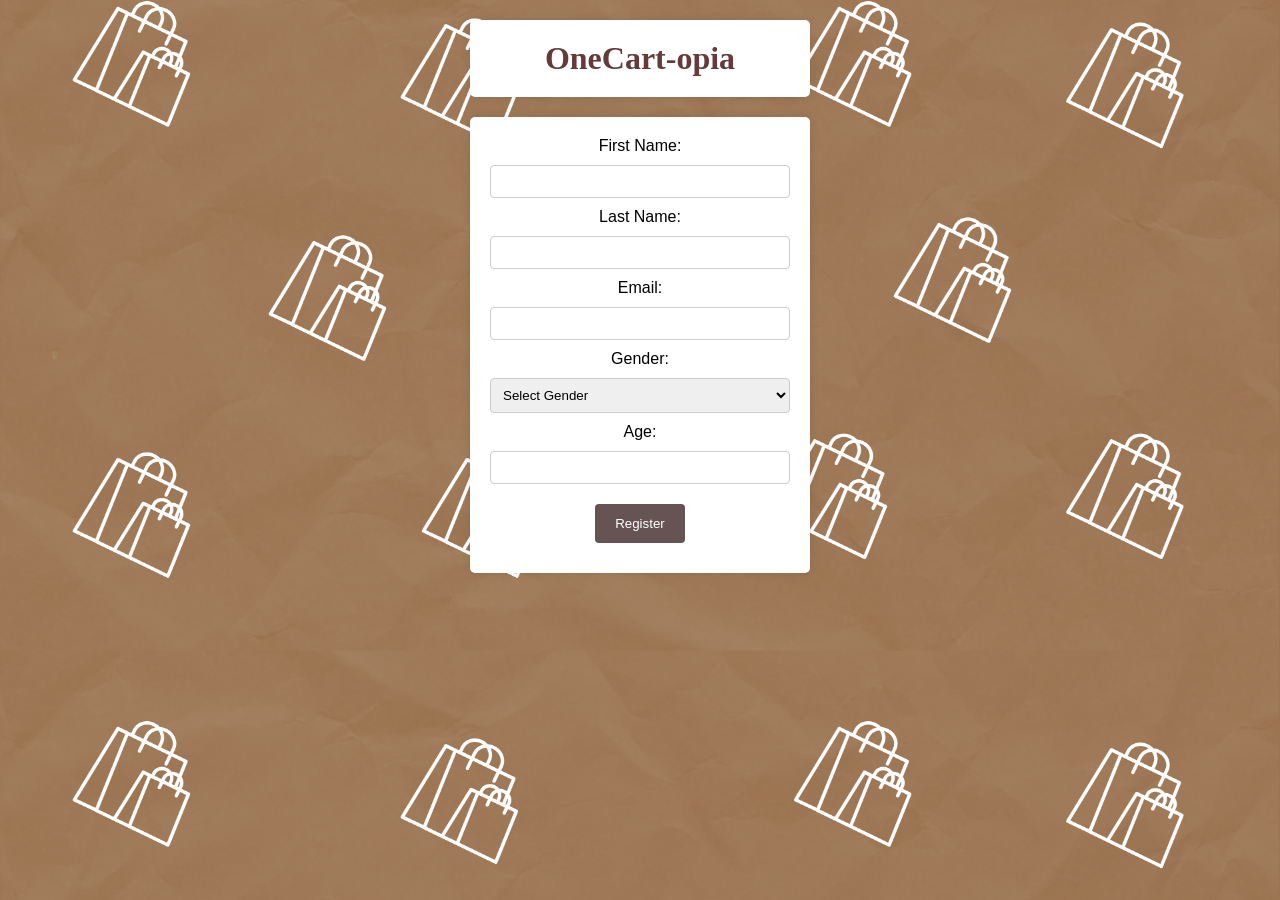
<file: index.html>
<!DOCTYPE html>
<html>
<head>
<style>
body {
  font-family: Arial, sans-serif;
  background-image: url('images/registration-page-bg.png');
  background-size: cover;
  background-position: center;
}

.container {
  width: 300px;
  margin: 0 auto;
  padding: 20px;
  background-color: white;
  border-radius: 5px;
  text-align: center;
  box-shadow: 0 0 10px rgba(0, 0, 0, 0.1);
}

h1 {
  margin-top: 0;
}

input[type="text"],
input[type="email"],
input[type="number"],
select {
  width: 100%;
  padding: 8px;
  margin: 10px 0;
  border: 1px solid #ccc;
  border-radius: 4px;
  box-sizing: border-box;
}

input[type="submit"] {
  background-color: #665353;
  color: white;
  padding: 12px 20px;
  margin: 10px 0;
  border: none;
  border-radius: 4px;
  cursor: pointer;
}

input[type="submit"]:hover {
  background-color: #643a3a;
}

.brand {
  font-size: 32px;
  margin-bottom: 20px;
  font-weight: bold;
  color: #643a3a;
  margin-top: 20px;
  text-align: center;
  font-family: 'Lucida Handwriting', 'Cursive';
}
</style>
</head>
<body>
  <h1 class="brand container">OneCart-opia</h1>
  <div class="container">
    <form action="home.html" method="get">
      <label for="fname">First Name:</label><br>
      <input type="text" id="fname" name="fname" required><br>
      <label for="lname">Last Name:</label><br>
      <input type="text" id="lname" name="lname" required><br>
      <label for="email">Email:</label><br>
      <input type="email" id="email" name="email" required><br>
      <label for="gender">Gender:</label><br>
      <select id="gender" name="gender" required>
        <option value="">Select Gender</option>
        <option value="male">Male</option>
        <option value="female">Female</option>
        <option value="other">Other</option>
      </select><br>
      <label for="age">Age:</label><br>
      <input type="number" id="age" name="age" required><br>
      <input type="submit" value="Register">
    </form>
  </div>
</body>
</html>
</file>
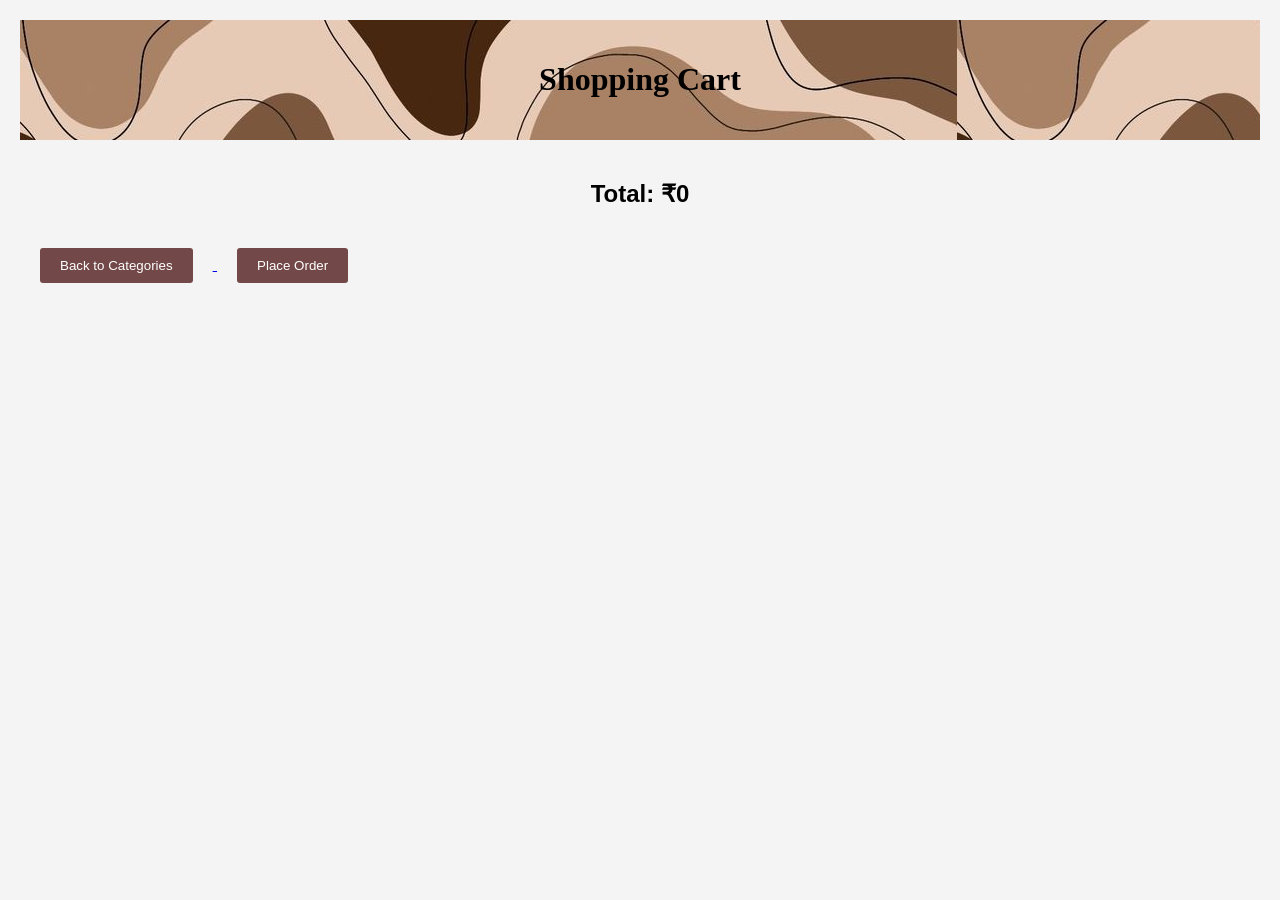
<file: cart.html>
<!DOCTYPE html>
<html lang="en">
<head>
    <meta charset="UTF-8">
    <meta name="viewport" content="width=device-width, initial-scale=1.0">
    <title>Shopping Cart</title>
    <style>
        .cart-item {
            background-color: #fff;
            border: 1px solid #ccc;
            border-radius: 5px;
            width: 300px;
            margin: 10px;
            padding: 20px;
            text-align: center;
        }

        .back-button, .place-order-button {
            padding: 10px 20px;
            background-color: #734848;
            color: white;
            border: none;
            border-radius: 3px;
            cursor: pointer;
            margin: 20px;
        }
        
        .place-order-button {
            background-color: #734848;
        }

        .remove-button {
            padding: 5px 10px;
            background-color: #734848;
            color: white;
            border: none;
            border-radius: 3px;
            cursor: pointer;
        }
    </style>
    <script>
        function loadCart() {
            let cart = JSON.parse(localStorage.getItem('cart')) || [];
            let cartContainer = document.getElementById('cart-container');
            cartContainer.innerHTML = '';
            let total = 0;

            cart.forEach((item, index) => {
                let cartItem = document.createElement('div');
                cartItem.className = 'cart-item';
                cartItem.innerHTML = `<h2>${item.productName}</h2><p>Price: ₹${item.price}</p><button class="remove-button" onclick="removeFromCart(${index})">Remove</button>`;
                cartContainer.appendChild(cartItem);
                total += item.price;
            });

            document.getElementById('total-amount').innerText = 'Total: ₹' + total;
        }

        function removeFromCart(index) {
            let cart = JSON.parse(localStorage.getItem('cart')) || [];
            cart.splice(index, 1);
            localStorage.setItem('cart', JSON.stringify(cart));
            loadCart();
        }

        function goBack() {
            window.location.href = 'index.html';
        }

        function placeOrder() {
            window.location.href = 'delivery.html';
        }

        window.onload = loadCart;
    </script>
</head>
<body style="font-family: Arial, sans-serif; background-color: #f4f4f4; margin: 0; padding: 20px;">

    <header style="text-align: center; 
    padding: 20px;
    background-image: url('wallpaper.jpg'); 
    color: rgb(0, 0, 0);
    font-family: 'Lucida Handwriting', 'Cursive';">
<h1>Shopping Cart</h1>
</header>

    <main id="cart-container" style="display: flex; justify-content: space-around; flex-wrap: wrap; margin-top: 20px;">
        
    </main>

    <div style="text-align: center; margin-top: 20px;">
        <h2 id="total-amount">Total: ₹0</h2>
    </div>
    <a href="home.html">
        <button class="back-button" onclick="goBack()">Back to Categories</button>
    </a>
    <a href="delivery.html">
        <button class="place-order-button" onclick="placeOrder()">Place Order</button>
    </a>
</body>
</html>
</file>
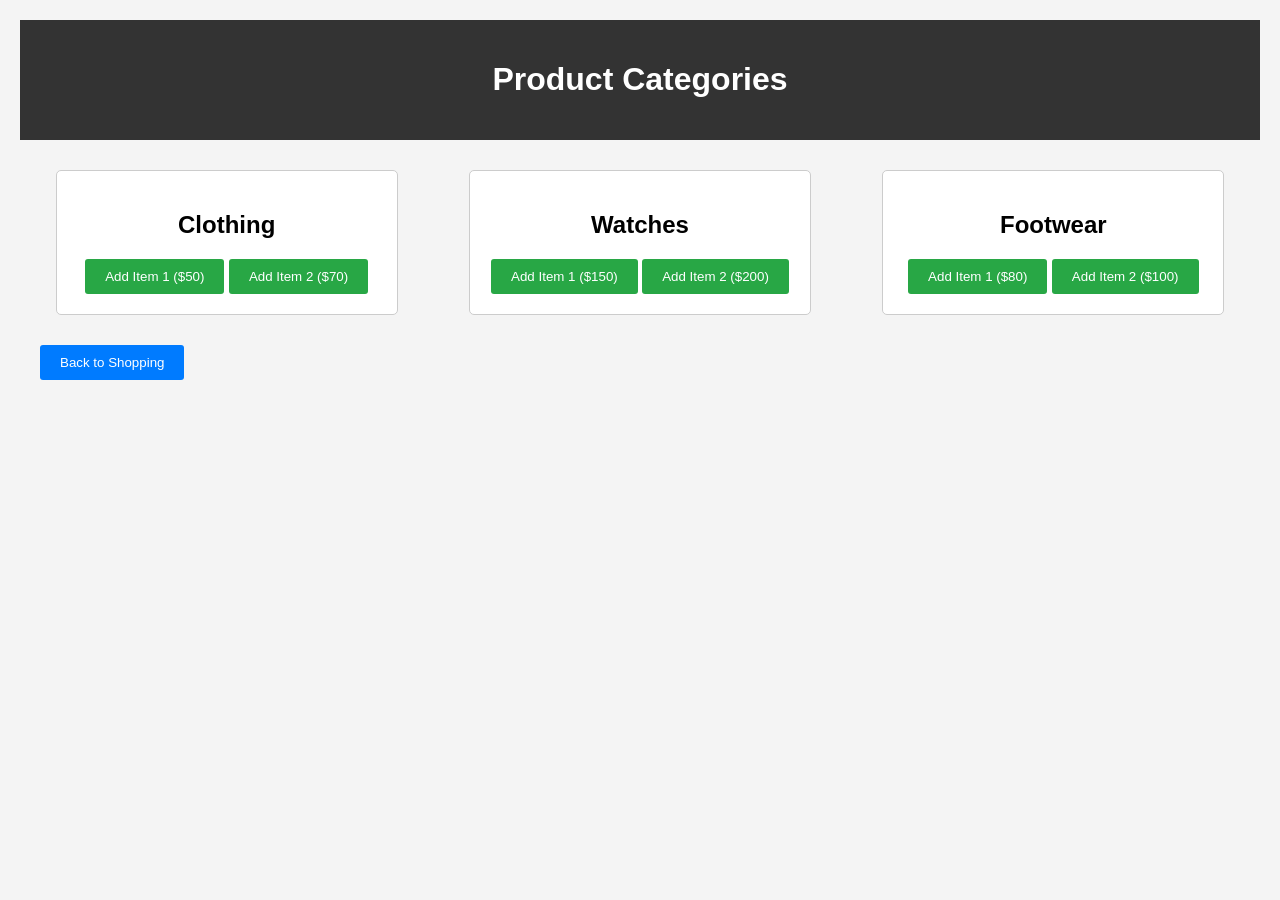
<file: categories.html>
<!DOCTYPE html>
<html lang="en">
<head>
    <meta charset="UTF-8">
    <meta name="viewport" content="width=device-width, initial-scale=1.0">
    <title>Categories</title>
    <style>
        .category-card {
            background-color: #fff;
            border: 1px solid #ccc;
            border-radius: 5px;
            width: 300px;
            margin: 10px;
            padding: 20px;
            text-align: center;
        }

        .category-card button {
            padding: 10px 20px;
            background-color: #28a745;
            color: white;
            border: none;
            border-radius: 3px;
            cursor: pointer;
        }

        .back-button {
            padding: 10px 20px;
            background-color: #007bff;
            color: white;
            border: none;
            border-radius: 3px;
            cursor: pointer;
            margin: 20px;
        }
    </style>
    <script>
        function addToCart(productName, price) {
            let cart = JSON.parse(localStorage.getItem('cart')) || [];
            cart.push({ productName, price });
            localStorage.setItem('cart', JSON.stringify(cart));
            alert(productName + ' has been added to the cart.');
        }

        function goBack() {
            window.location.href = 'index.html';
        }
    </script>
</head>
<body style="font-family: Arial, sans-serif; background-color: #f4f4f4; margin: 0; padding: 20px;">

    <header style="text-align: center; padding: 20px; background-color: #333; color: white;">
        <h1>Product Categories</h1>
    </header>

    <main style="display: flex; justify-content: space-around; flex-wrap: wrap; margin-top: 20px;">
        <div class="category-card">
            <h2>Clothing</h2>
            <button onclick="addToCart('Clothing Item 1', 50)">Add Item 1 ($50)</button>
            <button onclick="addToCart('Clothing Item 2', 70)">Add Item 2 ($70)</button>
        </div>  
        
        <div class="category-card">
            <h2>Watches</h2>
            <button onclick="addToCart('Watch Item 1', 150)">Add Item 1 ($150)</button>
            <button onclick="addToCart('Watch Item 2', 200)">Add Item 2 ($200)</button>
        </div>
        
        <div class="category-card">
            <h2>Footwear</h2>
            <button onclick="addToCart('Footwear Item 1', 80)">Add Item 1 ($80)</button>
            <button onclick="addToCart('Footwear Item 2', 100)">Add Item 2 ($100)</button>
        </div>
    </main>

    <button class="back-button" onclick="goBack()">Back to Shopping</button>
</body>
</html>
</file>
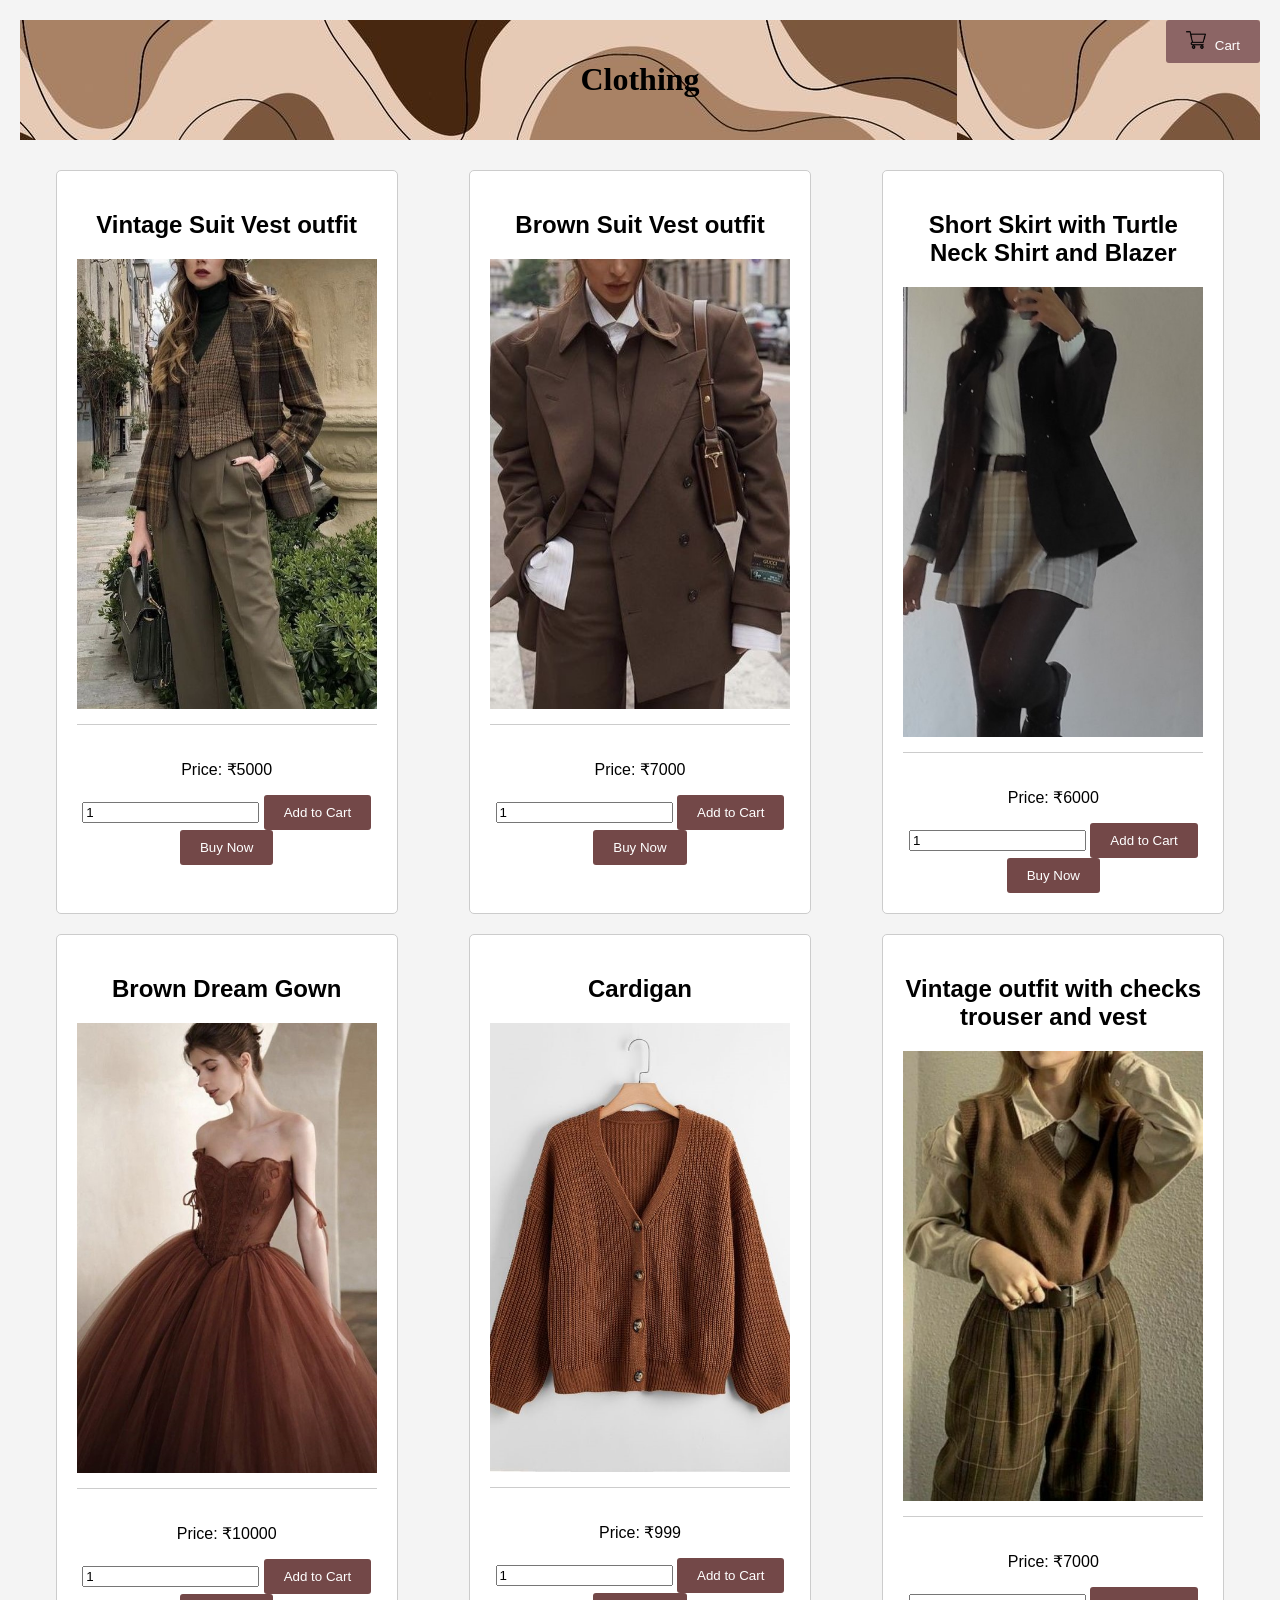
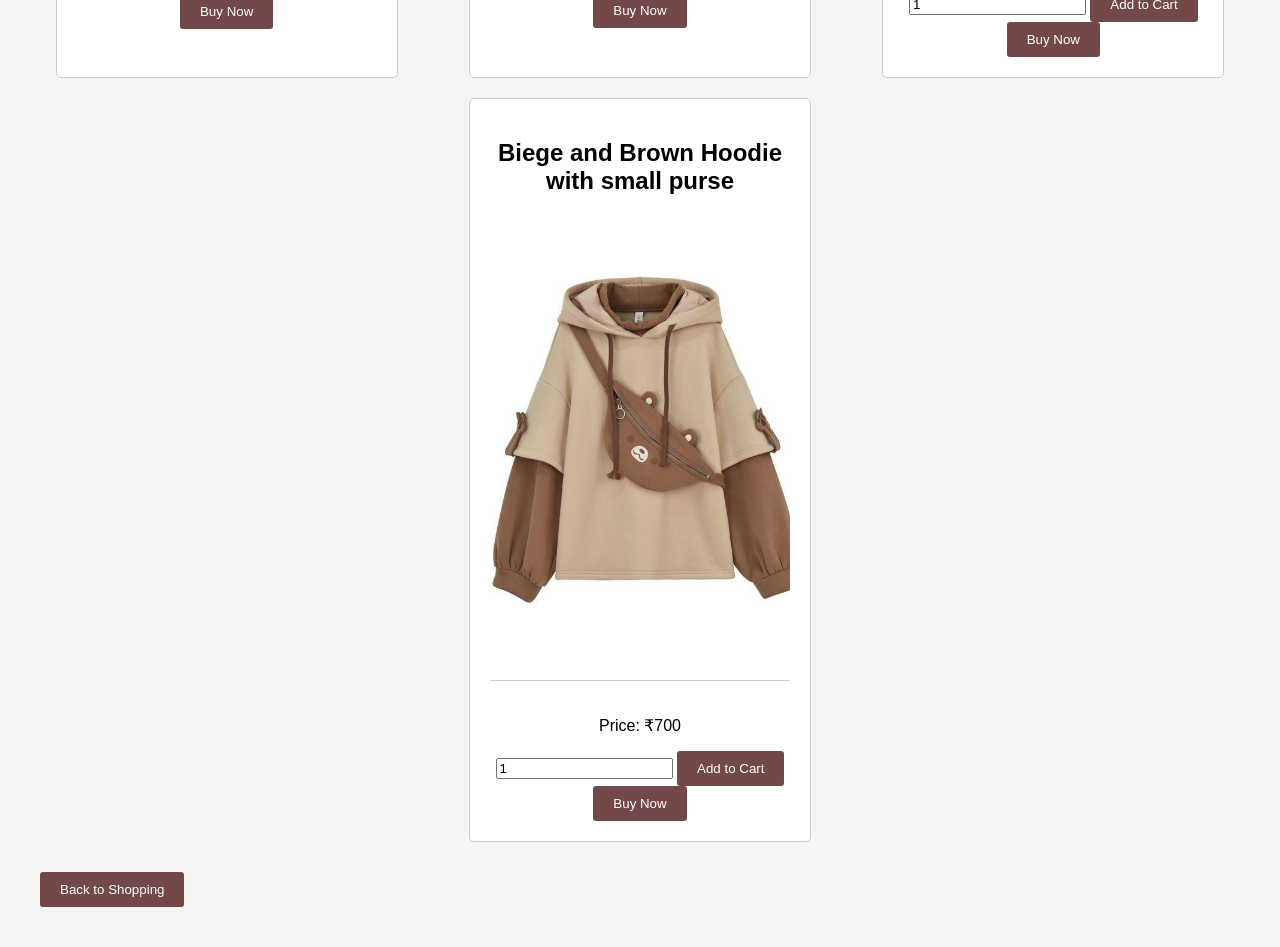
<file: clothing.html>
<!DOCTYPE html>
<html lang="en">
<head>
    <meta charset="UTF-8">
    <meta name="viewport" content="width=device-width, initial-scale=1.0">
    <title>Clothing</title>
    <style>
        .product-card {
            background-color: #fff;
            border: 1px solid #ccc;
            border-radius: 5px;
            width: 300px;
            margin: 10px;
            padding: 20px;
            text-align: center;
        }

        .product-card img {
            width: 100%;
            height: auto;
            border-bottom: 1px solid #ccc;
            padding-bottom: 15px;
            margin-bottom: 15px;
        }

        .product-card button {
            padding: 10px 20px;
            background-color: #734848;
            color: white;
            border: none;
            border-radius: 3px;
            cursor: pointer;
        }

        .back-button {
            padding: 10px 20px;
            background-color:#734848;
            color: white;
            border: none;
            border-radius: 3px;
            cursor: pointer;
            margin: 20px;
        }
    </style>
    <script>
        function addToCart(productName, price, quantity) {
            let cart = JSON.parse(localStorage.getItem('cart')) || [];
            cart.push({ productName, price, quantity });
            localStorage.setItem('cart', JSON.stringify(cart));
            alert(quantity + ' ' + productName + '(s) have been added to the cart.');
        }

        function buyNow(productName, price, quantity) {
            alert('You are about to buy ' + quantity + ' ' + productName + '(s) for INR ' + (price * quantity) + '.'); // You can add further logic for buying now
        }

        function goBack() {
            window.location.href = 'index.html';
        }
    </script>
</head>
<body style="font-family: Arial, sans-serif; background-color: #f4f4f4; margin: 0; padding: 20px;">
    <header style="text-align: center; 
                    padding: 20px;
                    background-image: url('wallpaper.jpg'); 
                    color: rgb(0, 0, 0);
                    font-family: 'Lucida Handwriting', 'Cursive';">
        <h1>Clothing</h1>
    </header>
    <div style="position: fixed; top: 20px; right: 20px; z-index: 999;">
        <a href="cart.html" style="text-decoration: none;">
        <button style="padding: 10px 20px; background-color: #8c6565; color: white; border: none; border-radius: 3px; cursor: pointer;">
            
            <img src="images\shopping-cart.png" alt="Cart" style="width: 20px; margin-right: 5px;">
            Cart
        </button>
    </a>
    </div>

    <main style="display: flex; justify-content: space-around; flex-wrap: wrap; margin-top: 20px;">
        <div class="product-card">
            <h2>Vintage Suit Vest outfit</h2>
            <img src="images\clothing\c1.jpg" alt="Vintage Suit Vest outfit">    
            <p>Price: ₹5000</p>
            <input type="number" id="quantity1" value="1" min="1">
            <button onclick="addToCart('Vintage Suit Vest outfit', 5000, document.getElementById('quantity1').value)">Add to Cart</button>
            <button onclick="buyNow('Vintage Suit Vest outfit', 5000, document.getElementById('quantity1').value)">Buy Now</button>
        </div>

        <div class="product-card">
            <h2>Brown Suit Vest outfit</h2>
            <img src="images\clothing\c2.jpg" alt="Brown Suit Vest outfit">
            <p>Price: ₹7000</p>
            <input type="number" id="quantity2" value="1" min="1">
            <button onclick="addToCart('Brown Suit Vest outfit', 7000, document.getElementById('quantity2').value)">Add to Cart</button>
            <button onclick="buyNow('Brown Suit Vest outfit', 7000, document.getElementById('quantity2').value)">Buy Now</button>
        </div>
        <div class="product-card">
            <h2>Short Skirt with Turtle Neck Shirt and Blazer</h2>
            <img src="images\clothing\c3.jpg" alt="Short Skirt with Turtle Neck Shirt and Blazer">    
            <p>Price: ₹6000</p>
            <input type="number" id="quantity1" value="1" min="1">
            <button onclick="addToCart('Short Skirt with Turtle Neck Shirt and Blazer', 6000, document.getElementById('quantity1').value)">Add to Cart</button>
            <button onclick="buyNow('Short Skirt with Turtle Neck Shirt and Blazer', 6000, document.getElementById('quantity1').value)">Buy Now</button>
        </div>

        <div class="product-card">
            <h2>Brown Dream Gown</h2>
            <img src="images\clothing\c4.jpg" alt="Brown Dream Gown">
            <p>Price: ₹10000</p>
            <input type="number" id="quantity2" value="1" min="1">
            <button onclick="addToCart('Brown Dream Gown', 10000, document.getElementById('quantity2').value)">Add to Cart</button>
            <button onclick="buyNow('Brown Dream Gown', 10000, document.getElementById('quantity2').value)">Buy Now</button>
        </div>
        <div class="product-card">
            <h2>Cardigan</h2>
            <img src="images\clothing\c5.jpg" alt="Cardigan">    
            <p>Price: ₹999</p>
            <input type="number" id="quantity1" value="1" min="1">
            <button onclick="addToCart('Cardigan', 999, document.getElementById('quantity1').value)">Add to Cart</button>
            <button onclick="buyNow('Cardigan', 999, document.getElementById('quantity1').value)">Buy Now</button>
        </div>

        <div class="product-card">
            <h2>Vintage outfit with checks trouser and vest</h2>
            <img src="images\clothing\c6.jpg" alt="Vintage outfit with checks trouser and vest">
            <p>Price: ₹7000</p>
            <input type="number" id="quantity2" value="1" min="1">
            <button onclick="addToCart('Vintage outfit with checks trouser and vest', 7000, document.getElementById('quantity2').value)">Add to Cart</button>
            <button onclick="buyNow('Vintage outfit with checks trouser and vest', 7000, document.getElementById('quantity2').value)">Buy Now</button>
        </div>

        <div class="product-card">
            <h2>Biege and Brown Hoodie with small purse</h2>
            <img src="images\clothing\c7.jpg" alt="Biege and Brown Hoodie with small purse">
            <p>Price: ₹700</p>
            <input type="number" id="quantity2" value="1" min="1">
            <button onclick="addToCart('Biege and Brown Hoodie with small purse', 700, document.getElementById('quantity2').value)">Add to Cart</button>
            <button onclick="buyNow('Biege and Brown Hoodie with small purse', 700, document.getElementById('quantity2').value)">Buy Now</button>
        </div>
    </main>
    <a href="home.html">
        <button class="back-button" onclick="goBack()">Back to Shopping</button>
    </a>
</body>
</html>
</file>
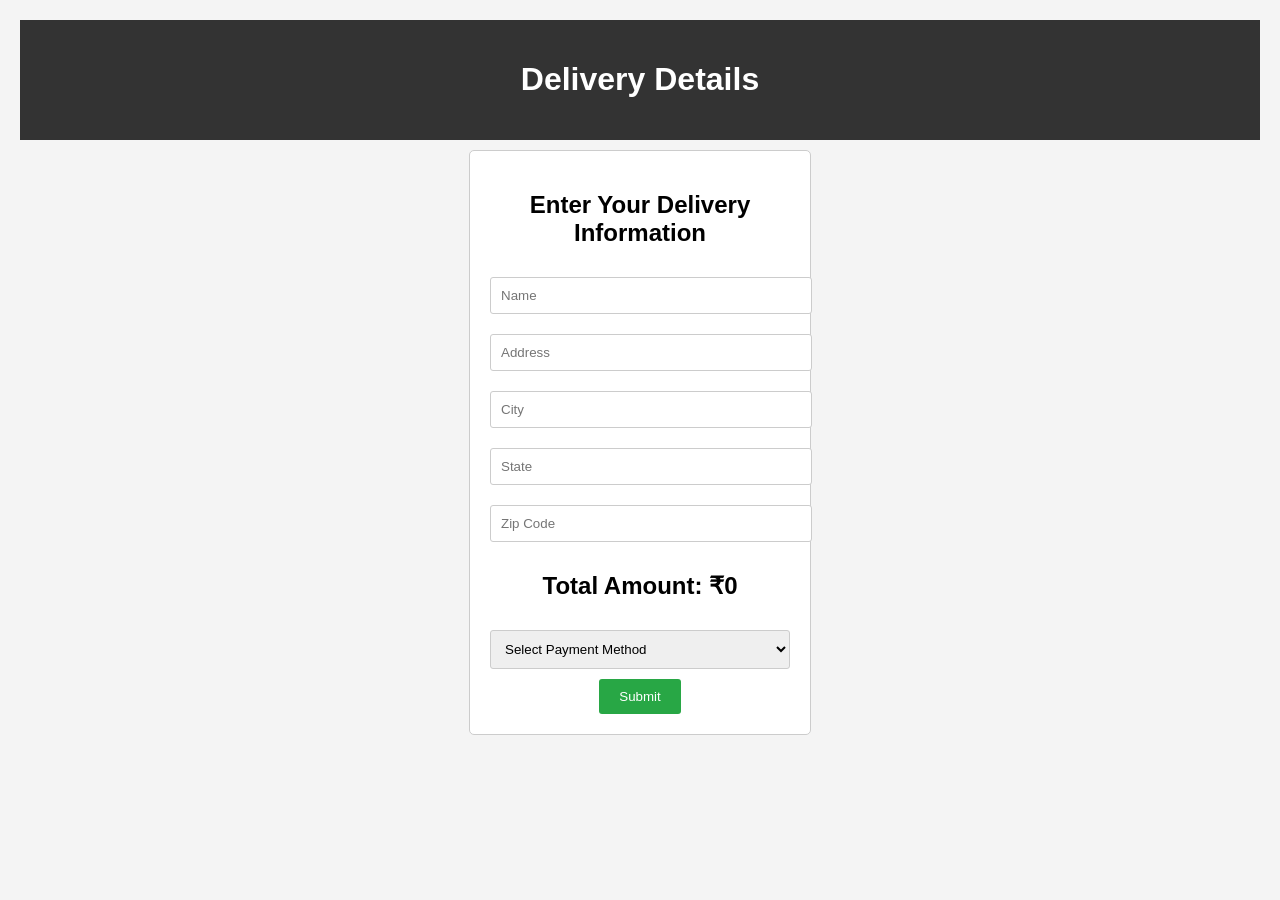
<file: delivery.html>
<!DOCTYPE html>
<html lang="en">
<head>
    <meta charset="UTF-8">
    <meta name="viewport" content="width=device-width, initial-scale=1.0">
    <title>Delivery Details</title>
    <style>
        .form-container {
            background-color: #fff;
            border: 1px solid #ccc;
            border-radius: 5px;
            width: 300px;
            margin: 10px auto;
            padding: 20px;
            text-align: center;
        }

        .form-container input {
            width: 100%;
            padding: 10px;
            margin: 10px 0;
            border: 1px solid #ccc;
            border-radius: 3px;
        }

        .form-container select {
            width: 100%;
            padding: 10px;
            margin: 10px 0;
            border: 1px solid #ccc;
            border-radius: 3px;
        }

        .form-container button {
            padding: 10px 20px;
            background-color: #28a745;
            color: white;
            border: none;
            border-radius: 3px;
            cursor: pointer;
        }
    </style>
    <script>
        function loadTotalAmount() {
            let cart = JSON.parse(localStorage.getItem('cart')) || [];
            let total = 0;

            cart.forEach(item => {
                total += item.price;
            });

            document.getElementById('total-amount').innerText = 'Total Amount: ₹' + total;
        }

        function submitDelivery() {
            // For now, just navigate to the thank you page.
            window.location.href = 'thankyou.html';
        }

        window.onload = loadTotalAmount;
    </script>
</head>
<body style="font-family: Arial, sans-serif; background-color: #f4f4f4; margin: 0; padding: 20px;">

    <header style="text-align: center; padding: 20px; background-color: #333; color: white;">
        <h1>Delivery Details</h1>
    </header>

    <main>
        <div class="form-container">
            <h2>Enter Your Delivery Information</h2>
            <input type="text" placeholder="Name" required>
            <input type="text" placeholder="Address" required>
            <input type="text" placeholder="City" required>
            <input type="text" placeholder="State" required>
            <input type="text" placeholder="Zip Code" required>
            <h2 id="total-amount">Total Amount: ₹0</h2>
            <select>
                <option value="" disabled selected>Select Payment Method</option>
                <option value="credit-card">Credit Card</option>
                <option value="paypal">PayPal</option>
                <option value="cash-on-delivery">Cash on Delivery</option>
            </select>
            <button onclick="submitDelivery()">Submit</button>
        </div>
    </main>

</body>
</html>
</file>
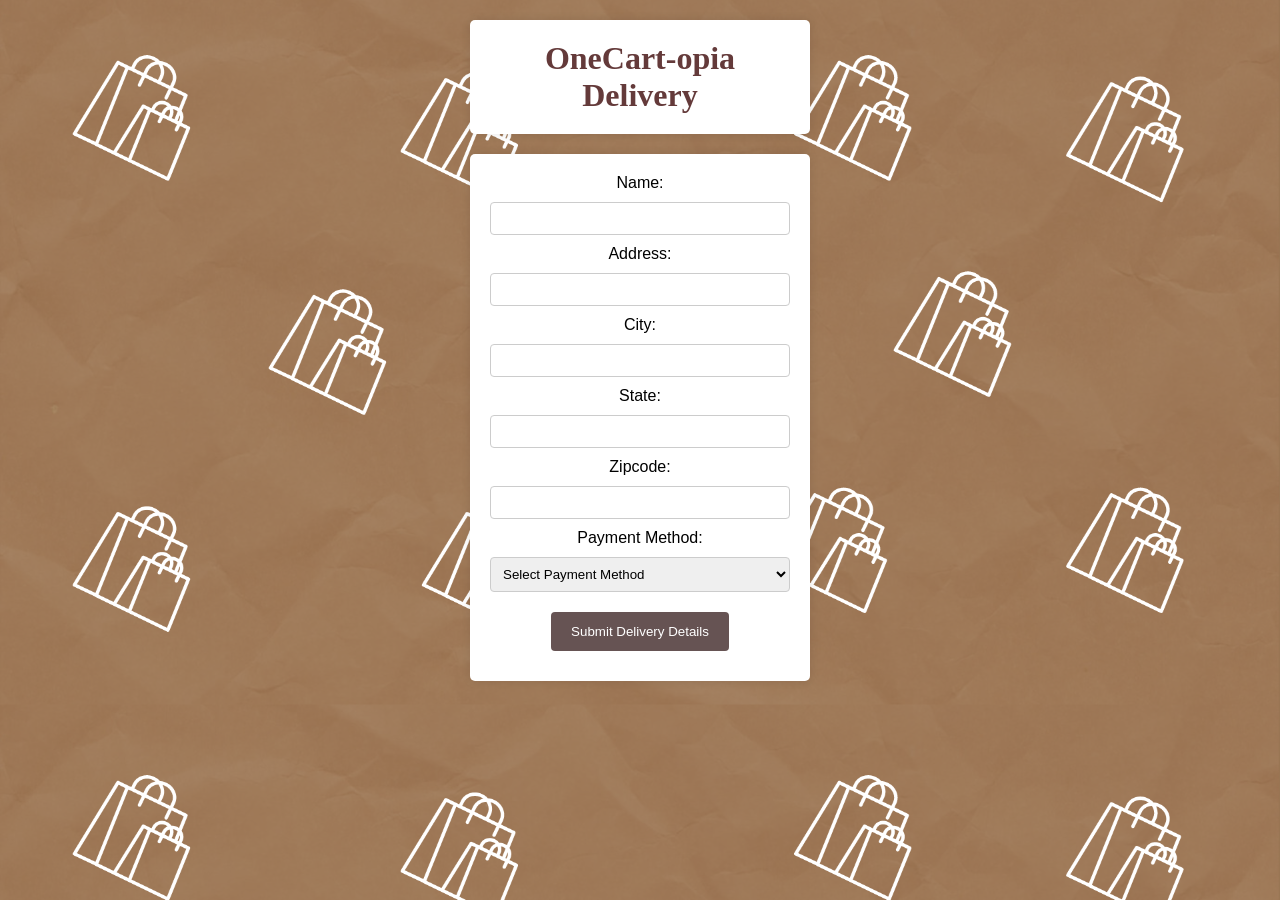
<file: delivery_form.html>
<!DOCTYPE html>
<html>
<head>
<style>
body {
  font-family: Arial, sans-serif;
  background-image: url('images/registration-page-bg.png');
  background-size: cover;
  background-position: center;
}

.container {
  width: 300px;
  margin: 0 auto;
  padding: 20px;
  background-color: white;
  border-radius: 5px;
  text-align: center;
  box-shadow: 0 0 10px rgba(0, 0, 0, 0.1);
}

h1 {
  margin-top: 0;
}

input[type="text"],
input[type="email"],
input[type="number"],
input[type="tel"],
select {
  width: 100%;
  padding: 8px;
  margin: 10px 0;
  border: 1px solid #ccc;
  border-radius: 4px;
  box-sizing: border-box;
}

input[type="submit"] {
  background-color: #665353;
  color: white;
  padding: 12px 20px;
  margin: 10px 0;
  border: none;
  border-radius: 4px;
  cursor: pointer;
}

input[type="submit"]:hover {
  background-color: #643a3a;
}

.brand {
  font-size: 32px;
  margin-bottom: 20px;
  font-weight: bold;
  color: #643a3a;
  margin-top: 20px;
  text-align: center;
  font-family: 'Lucida Handwriting', 'Cursive';
}
</style>
</head>
<body>
  <h1 class="brand container">OneCart-opia Delivery</h1>
  <div class="container">
    <form action="server_delivery.php" method="post">
      <label for="name">Name:</label><br>
      <input type="text" id="name" name="name" required><br>
      <label for="address">Address:</label><br>
      <input type="text" id="address" name="address" required><br>
      <label for="city">City:</label><br>
      <input type="text" id="city" name="city" required><br>
      <label for="state">State:</label><br>
      <input type="text" id="state" name="state" required><br>
      <label for="zipcode">Zipcode:</label><br>
      <input type="text" id="zipcode" name="zipcode" required><br>
      <label for="payment_method">Payment Method:</label><br>
      <select id="payment_method" name="payment_method" required>
        <option value="">Select Payment Method</option>
        <option value="credit_card">Credit Card</option>
        <option value="debit_card">Debit Card</option>
        <option value="paypal">PayPal</option>
        <option value="cash_on_delivery">Cash on Delivery</option>
      </select><br>
      <input type="submit" value="Submit Delivery Details">
    </form>
  </div>
</body>
</html>
</file>
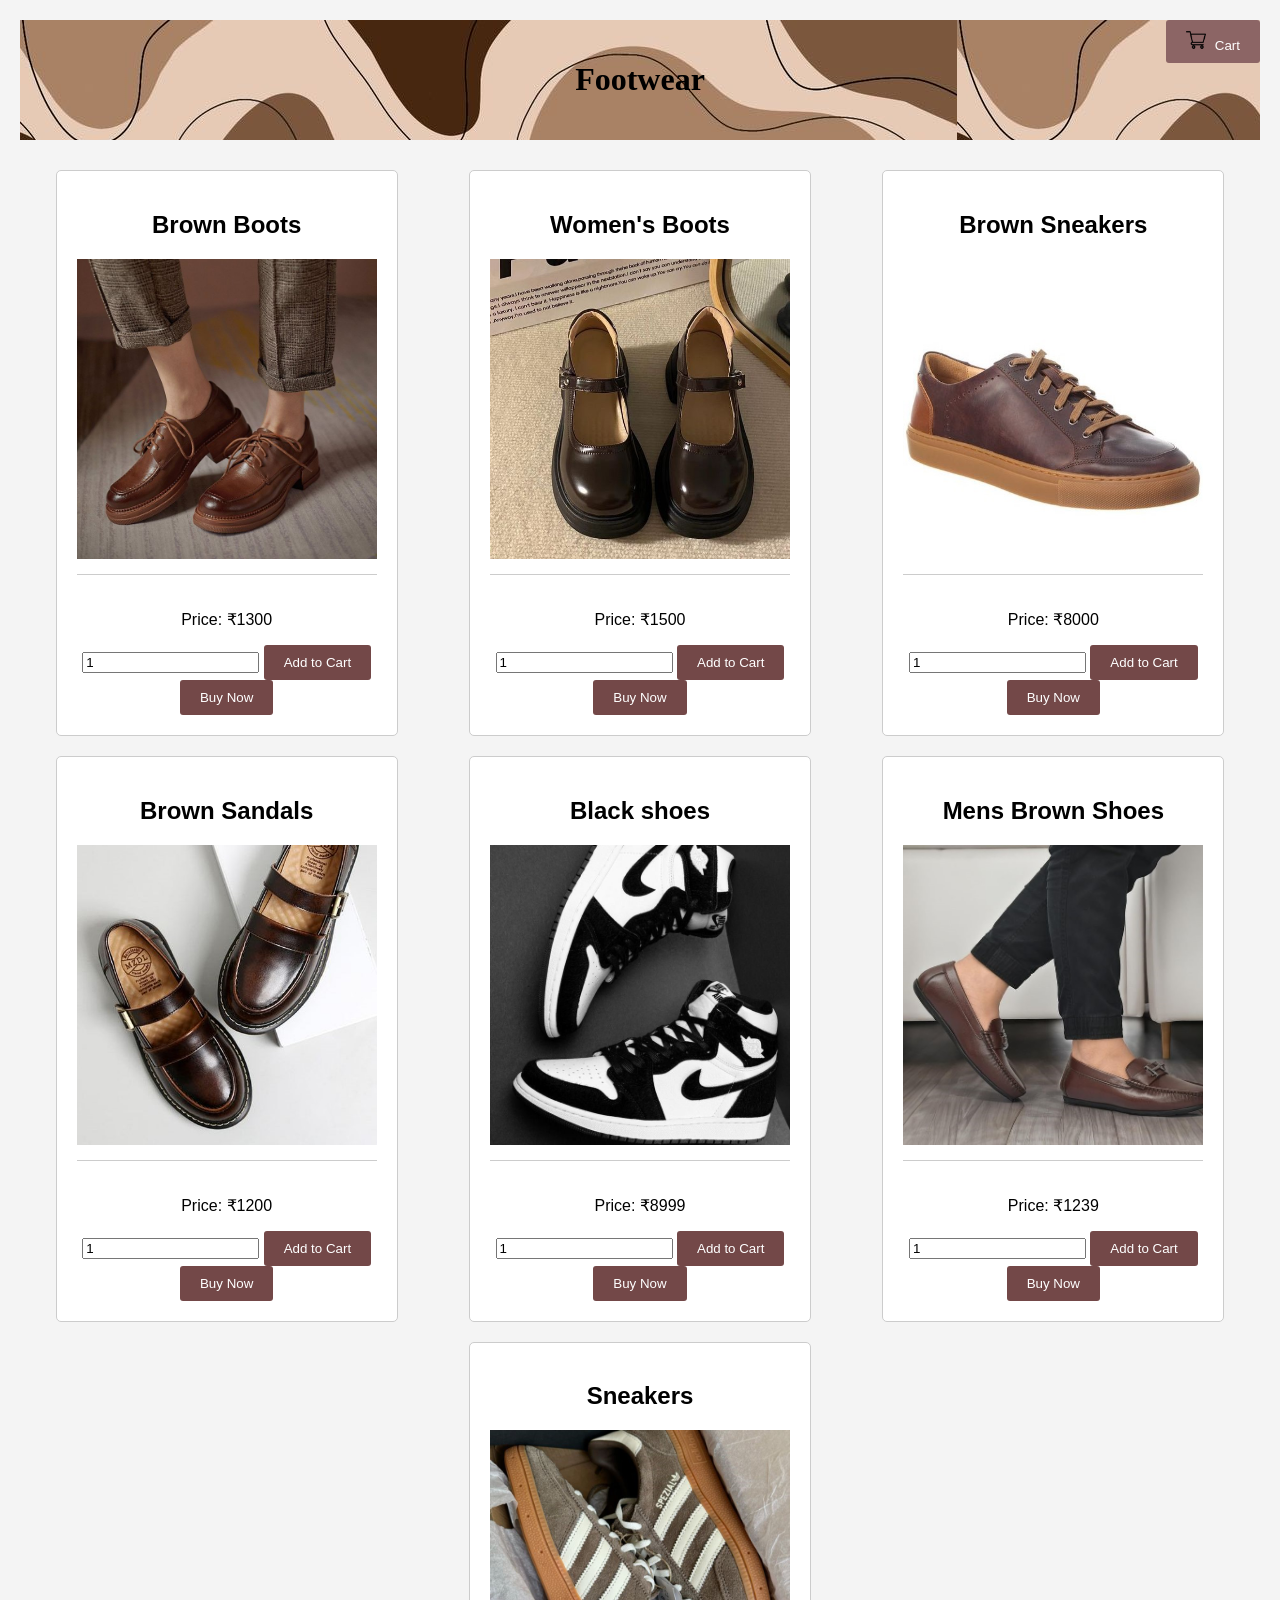
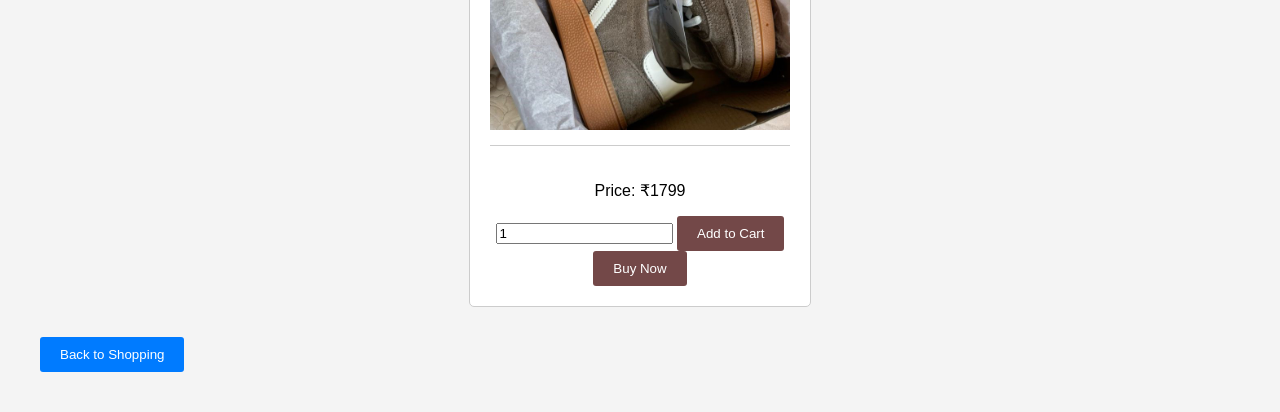
<file: footwear.html>
<!DOCTYPE html>
<html lang="en">
<head>
    <meta charset="UTF-8">
    <meta name="viewport" content="width=device-width, initial-scale=1.0">
    <title>Footwear</title>
    <style>
        .product-card {
            background-color: #fff;
            border: 1px solid #ccc;
            border-radius: 5px;
            width: 300px;
            margin: 10px;
            padding: 20px;
            text-align: center;
        }

        .product-card button {
            padding: 10px 20px;
            background-color: #734848;
            color: white;
            border: none;
            border-radius: 3px;
            cursor: pointer;
        }

        .product-card img {
            width: 100%;
            height: auto;
            border-bottom: 1px solid #ccc;
            padding-bottom: 15px;
            margin-bottom: 15px;
        }

        .product-card button {
            padding: 10px 20px;
            background-color:#734848;
            color: white;
            border: none;
            border-radius: 3px;
            cursor: pointer;
        }

        .back-button {
            padding: 10px 20px;
            background-color: #007bff;
            color: white;
            border: none;
            border-radius: 3px;
            cursor: pointer;
            margin: 20px;
        }
    </style>
    <script>
        function addToCart(productName, price, quantity) {
            let cart = JSON.parse(localStorage.getItem('cart')) || [];
            cart.push({ productName, price, quantity });
            localStorage.setItem('cart', JSON.stringify(cart));
            alert(quantity + ' ' + productName + '(s) have been added to the cart.');
        }

        function buyNow(productName, price, quantity) {
            alert('You are about to buy ' + quantity + ' ' + productName + '(s) for INR ' + (price * quantity) + '.'); // You can add further logic for buying now
        }

        function goBack() {
            window.location.href = 'index.html';
        }
    </script>
</head>
<body style="font-family: Arial, sans-serif; background-color: #f4f4f4; margin: 0; padding: 20px;">

    <header style="text-align: center; 
                   padding: 20px;
                   background-image: url('wallpaper.jpg'); 
                   color: rgb(0, 0, 0);
                   font-family: 'Lucida Handwriting', 'Cursive';">
        <h1>Footwear</h1>
    </header>
    <div style="position: fixed; top: 20px; right: 20px; z-index: 999;">
        <a href="cart.html" style="text-decoration: none;">
        <button style="padding: 10px 20px; background-color: #8c6565; color: white; border: none; border-radius: 3px; cursor: pointer;">
            
            <img src="images\shopping-cart.png" alt="Cart" style="width: 20px; margin-right: 5px;">
            Cart
        </button>
    </a>
    </div>

    <main style="display: flex; justify-content: space-around; flex-wrap: wrap; margin-top: 20px;">
        <div class="product-card">
            <h2>Brown Boots</h2>
            <img src="images\fw\f1.jpg" alt=" Brown Boots">   
            <p>Price: ₹1300</p>
            <input type="number" id="quantity5" value="1" min="1">
            <button onclick="addToCart('Brown Boots', 1300, document.getElementById('quantity5').value)">Add to Cart</button>
            <button onclick="buyNow('Brown Boots', 1300, document.getElementById('quantity5').value)">Buy Now</button>
        </div>

        <div class="product-card">
            <h2>Women's Boots</h2>
            <img src="images\fw\f2.jpg" alt=" Women's Boots">   
            <p>Price: ₹1500</p>
            <input type="number" id="quantity6" value="1" min="1">
            <button onclick="addToCart('Womens Boots', 1500, document.getElementById('quantity6').value)">Add to Cart</button>
            <button onclick="buyNow('Womens Boots', 1500, document.getElementById('quantity6').value)">Buy Now</button>
        </div>

        <div class="product-card">
            <h2>Brown Sneakers</h2>
            <img src="images\fw\f3.jpg" alt="Brown Sneakers ">   
            <p>Price: ₹8000</p>
            <input type="number" id="quantity5" value="1" min="1">
            <button onclick="addToCart('Brown Sneakers', 8000, document.getElementById('quantity5').value)">Add to Cart</button>
            <button onclick="buyNow('Brown Sneakers', 8000, document.getElementById('quantity5').value)">Buy Now</button>
        </div>

        <div class="product-card">
            <h2>Brown Sandals</h2>
            <img src="images\fw\f4.jpg" alt="Brown Sandals ">   
            <p>Price: ₹1200</p>
            <input type="number" id="quantity6" value="1" min="1">
            <button onclick="addToCart('Brown Sandals', 1200, document.getElementById('quantity6').value)">Add to Cart</button>
            <button onclick="buyNow('Brown Sandals', 1200, document.getElementById('quantity6').value)">Buy Now</button>
        </div>

        <div class="product-card">
            <h2>Black shoes</h2>
            <img src="images\fw\f5.jpg" alt="Black shoes ">   
            <p>Price: ₹8999</p>
            <input type="number" id="quantity5" value="1" min="1">
            <button onclick="addToCart('Black shoes', 8999, document.getElementById('quantity5').value)">Add to Cart</button>
            <button onclick="buyNow('Black shoes', 8999, document.getElementById('quantity5').value)">Buy Now</button>
        </div>

        <div class="product-card">
            <h2>Mens Brown Shoes</h2>
            <img src="images\fw\f6.jpg" alt="Mens Brown Shoes">   
            <p>Price: ₹1239</p>
            <input type="number" id="quantity6" value="1" min="1">
            <button onclick="addToCart('Mens Brown Shoes', 1239, document.getElementById('quantity6').value)">Add to Cart</button>
            <button onclick="buyNow('Mens Brown Shoes', 1239, document.getElementById('quantity6').value)">Buy Now</button>
        </div>

        <div class="product-card">
            <h2>Sneakers</h2>
            <img src="images\fw\f7.jpg" alt="Sneakers">   
            <p>Price: ₹1799</p>
            <input type="number" id="quantity6" value="1" min="1">
            <button onclick="addToCart('Sneakers', 1799, document.getElementById('quantity6').value)">Add to Cart</button>
            <button onclick="buyNow('Sneakers', 1799, document.getElementById('quantity6').value)">Buy Now</button>
        </div>


    </main>

    <button class="back-button" onclick="goBack()">Back to Shopping</button>

</body>
</html>
</file>
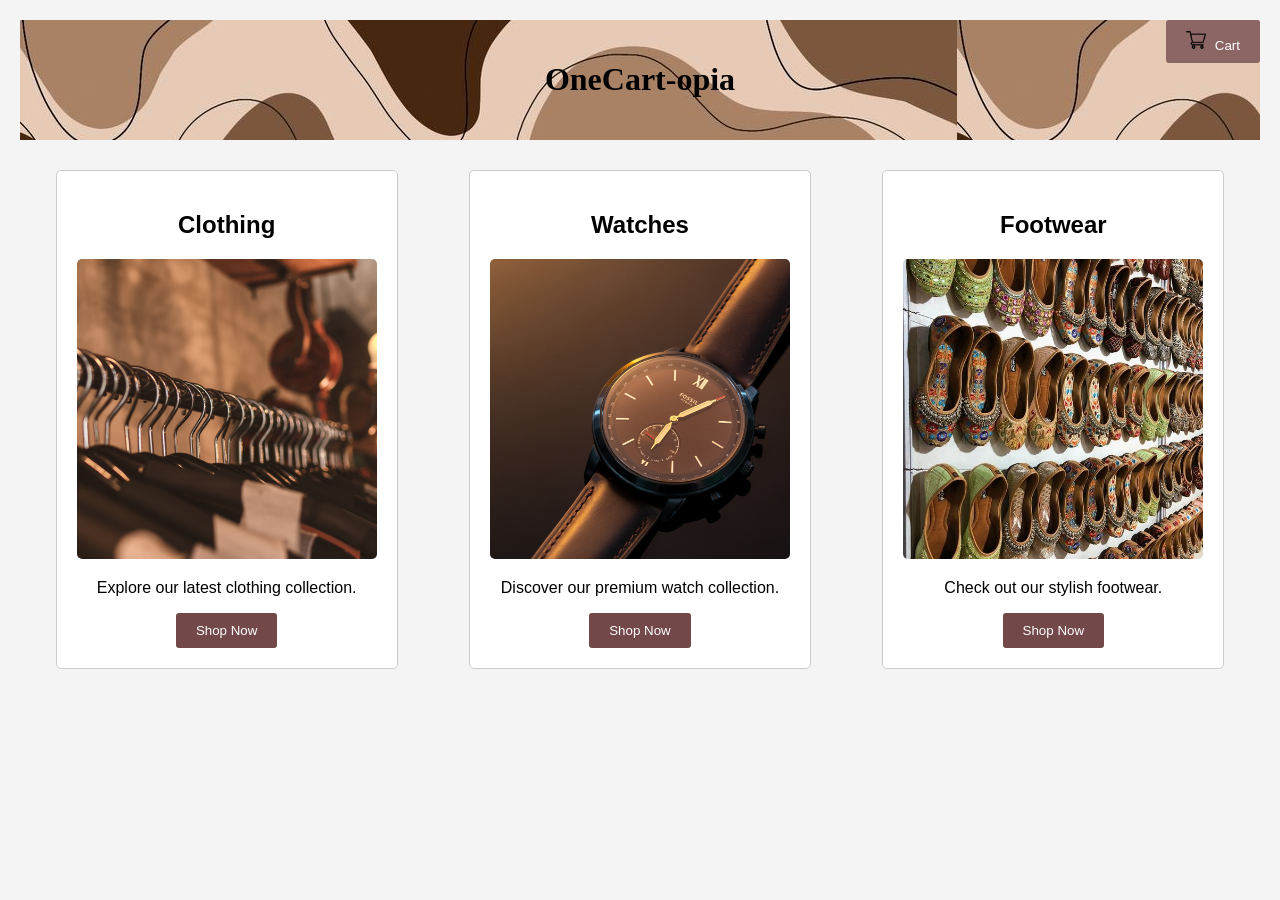
<file: home.html>
<!DOCTYPE html>
<html lang="en">
<head>
    <meta charset="UTF-8">
    <meta name="viewport" content="width=device-width, initial-scale=1.0">
    <title>E-commerce Page</title>
</head>
<body style="font-family: Arial, sans-serif; 
            background-color: #f4f4f4; 
            margin: 0; 
            padding: 20px;">

    <header style="text-align: center; 
                   padding: 20px;
                   background-image: url('wallpaper.jpg'); 
                   color: rgb(0, 0, 0);
                   font-family: 'Lucida Handwriting', 'Cursive';">
        <h1>OneCart-opia</h1>
    </header>
    <div style="position: fixed; top: 20px; right: 20px; z-index: 999;">
        <a href="cart.html" style="text-decoration: none;">
        <button style="padding: 10px 20px; background-color: #8c6565; color: white; border: none; border-radius: 3px; cursor: pointer;">
            
            <img src="images\shopping-cart.png" alt="Cart" style="width: 20px; margin-right: 5px;">
            Cart
        </button>
    </a>
    </div>

    <main style="display: flex; justify-content: space-around; flex-wrap: wrap; margin-top: 20px;">
        <div style="background-color: rgb(255, 255, 255); border: 1px solid #ccc; border-radius: 5px; width: 300px; margin: 10px; padding: 20px; text-align: center;">
            <h2>Clothing</h2>
            <img src="images\clothing-image-homepage.png" alt="Clothing" style="width: 100%; border-radius: 5px;">
            <p>Explore our latest clothing collection.</p>
            <a href="clothing.html" style="text-decoration: none;">
            <button style="padding: 10px 20px; background-color: #734848; color: white; border: none; border-radius: 3px; cursor: pointer;">Shop Now</button>
            </a>
        </div>  
        
        <div style="background-color: white; border: 1px solid #ccc; border-radius: 5px; width: 300px; margin: 10px; padding: 20px; text-align: center;">
            <h2>Watches</h2>
            <img src="images\watch-image-homepage.png" alt="Watches" style="width: 100%; border-radius: 5px;">
            <p>Discover our premium watch collection.</p>
            <a href="watches.html" style="text-decoration: none;">
                <button style="padding: 10px 20px; background-color: #734848; color: white; border: none; border-radius: 3px; cursor: pointer;">Shop Now</button>
            </a>
            </div>
        
        <div style="background-color: white; border: 1px solid #ccc; border-radius: 5px; width: 300px; margin: 10px; padding: 20px; text-align: center;">
            <h2>Footwear</h2>
            <img src="images\footwear-homepage.jpg" alt="Footwear" style="width: 100%; border-radius: 5px;">
            <p>Check out our stylish footwear.</p>
            <html>
            <a href="footwear.html" style="text-decoration: none;">
            <button style="padding: 10px 20px; background-color: #734848; color: white; border: none; border-radius: 3px; cursor: pointer;">Shop Now</button>
            </a>
        </div>
    
    </main>
    
</body>
</html>
</file>
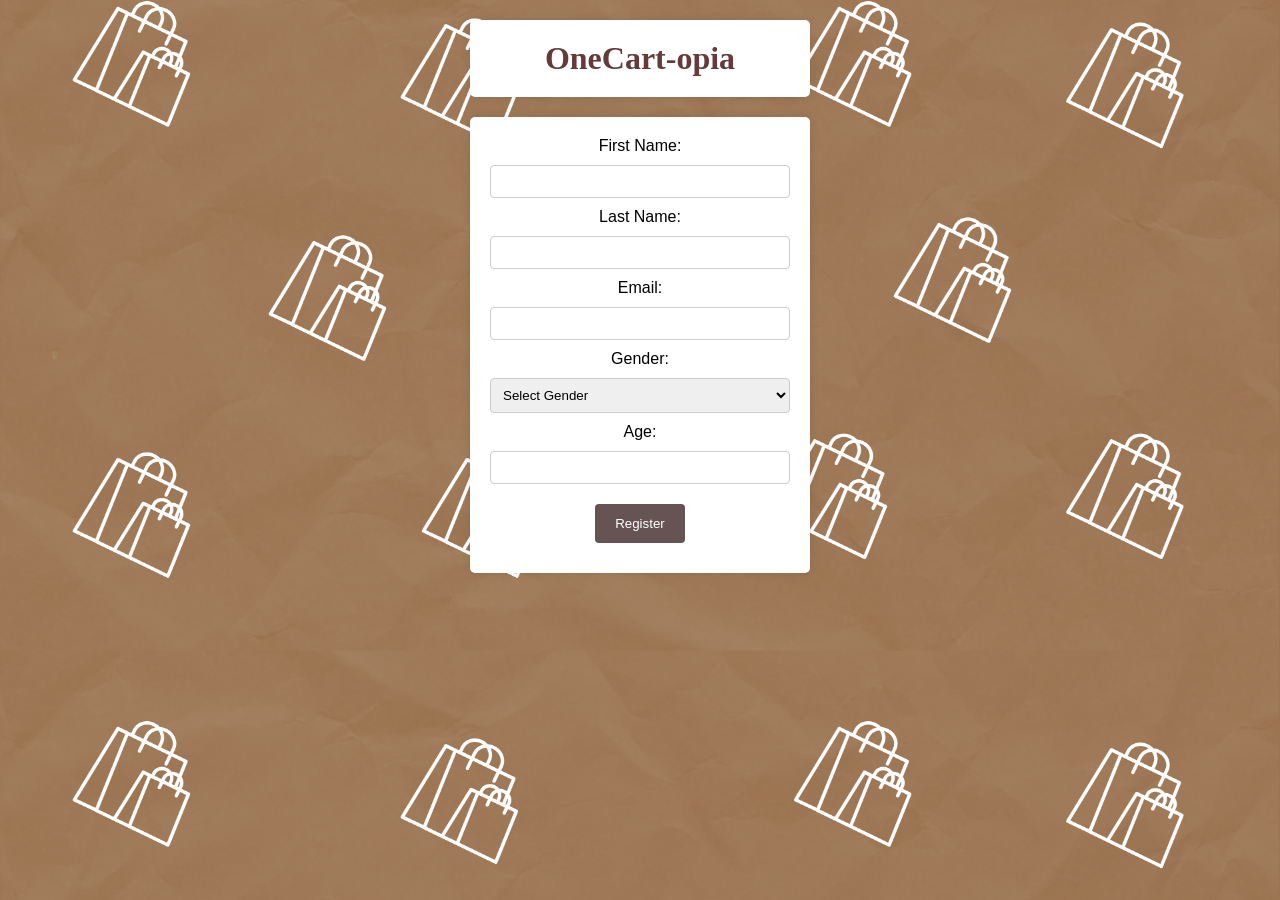
<file: registration-page.html>
<!DOCTYPE html>
<html>
<head>
<style>
body {
  font-family: Arial, sans-serif;
  background-image: url('images/registration-page-bg.png');
  background-size: cover;
  background-position: center;
}

.container {
  width: 300px;
  margin: 0 auto;
  padding: 20px;
  background-color: white;
  border-radius: 5px;
  text-align: center;
  box-shadow: 0 0 10px rgba(0, 0, 0, 0.1);
}

h1 {
  margin-top: 0;
}

input[type="text"],
input[type="email"],
input[type="number"],
select {
  width: 100%;
  padding: 8px;
  margin: 10px 0;
  border: 1px solid #ccc;
  border-radius: 4px;
  box-sizing: border-box;
}

input[type="submit"] {
  background-color: #665353;
  color: white;
  padding: 12px 20px;
  margin: 10px 0;
  border: none;
  border-radius: 4px;
  cursor: pointer;
}

input[type="submit"]:hover {
  background-color: #643a3a;
}

.brand {
  font-size: 32px;
  margin-bottom: 20px;
  font-weight: bold;
  color: #643a3a;
  margin-top: 20px;
  text-align: center;
  font-family: 'Lucida Handwriting', 'Cursive';
}
</style>
</head>
<body>
  <h1 class="brand container">OneCart-opia</h1>
  <div class="container">
    <form method="post" action="server.php">
      <label for="firstname">First Name:</label><br>
      <input type="text" id="firstname" name="firstname" required><br>
      <label for="lastname">Last Name:</label><br>
      <input type="text" id="lastname" name="lastname" required><br>
      <label for="email">Email:</label><br>
      <input type="email" id="email" name="email" required><br>
      <label for="gender">Gender:</label><br>
      <select id="gender" name="gender" required>
        <option value="">Select Gender</option>
        <option value="male">Male</option>
        <option value="female">Female</option>
        <option value="other">Other</option>
      </select><br>
      <label for="age">Age:</label><br>
      <input type="number" id="age" name="age" required><br>
      <input type="submit" value="Register">
    </form>
  </div>
</body>
</html>
</file>
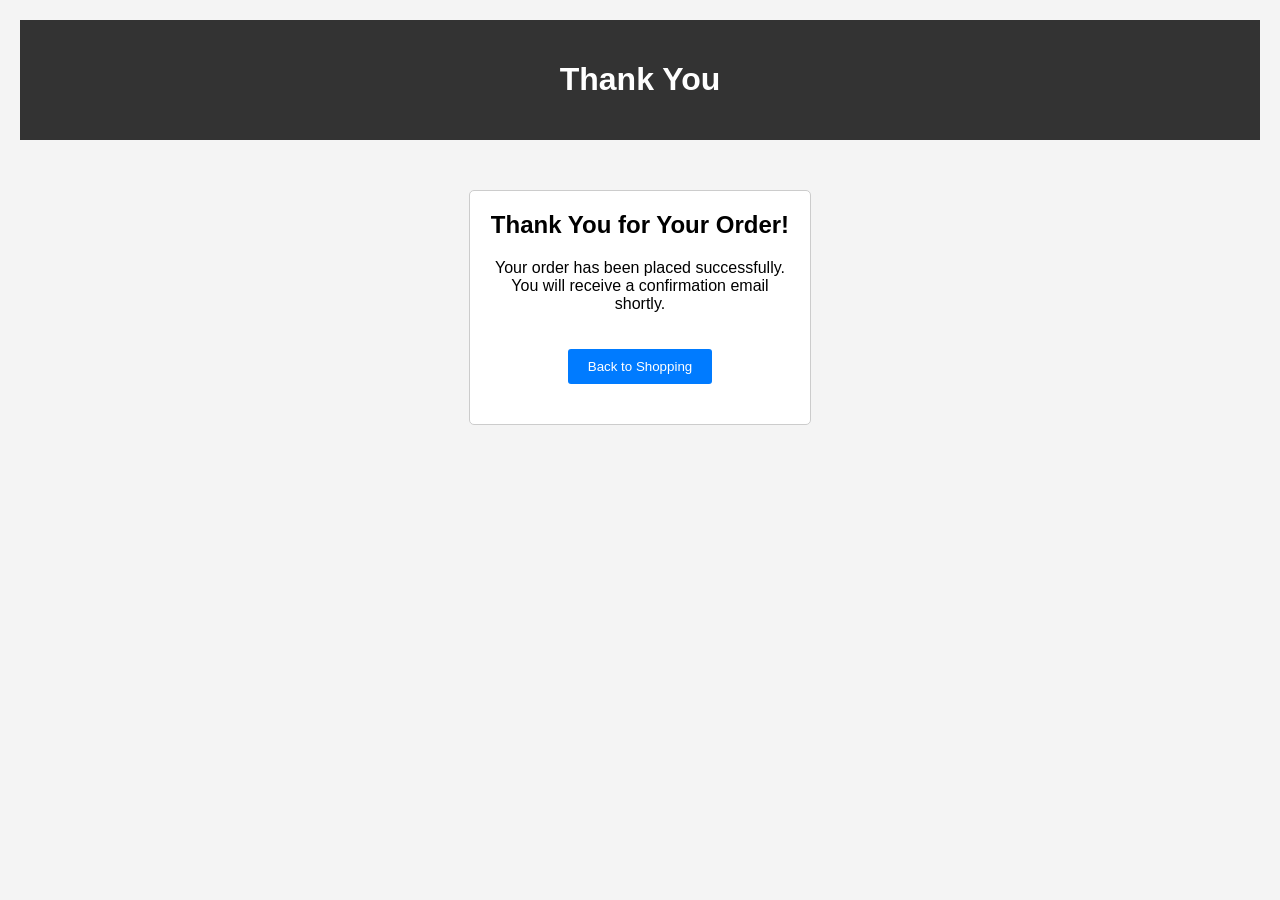
<file: thankyou.html>
<!DOCTYPE html>
<html lang="en">
<head>
    <meta charset="UTF-8">
    <meta name="viewport" content="width=device-width, initial-scale=1.0">
    <title>Thank You</title>
    <style>
        .thank-you-container {
            background-color: #fff;
            border: 1px solid #ccc;
            border-radius: 5px;
            width: 300px;
            margin: 50px auto;
            padding: 20px;
            text-align: center;
        }
        
        .thank-you-container h2 {
            margin: 0 0 20px 0;
        }

        .back-button {
            padding: 10px 20px;
            background-color: #007bff;
            color: white;
            border: none;
            border-radius: 3px;
            cursor: pointer;
            margin: 20px;
        }
    </style>
    <script>
        function goBack() {
            window.location.href = 'index.html';
        }
    </script>
</head>
<body style="font-family: Arial, sans-serif; background-color: #f4f4f4; margin: 0; padding: 20px;">

    <header style="text-align: center; padding: 20px; background-color: #333; color: white;">
        <h1>Thank You</h1>
    </header>

    <main>
        <div class="thank-you-container">
            <h2>Thank You for Your Order!</h2>
            <p>Your order has been placed successfully. You will receive a confirmation email shortly.</p>
            <a href="home.html">
                <button class="back-button" onclick="goBack()">Back to Shopping</button>
            </a>
        </div>
    </main>

</body>
</html>
</file>
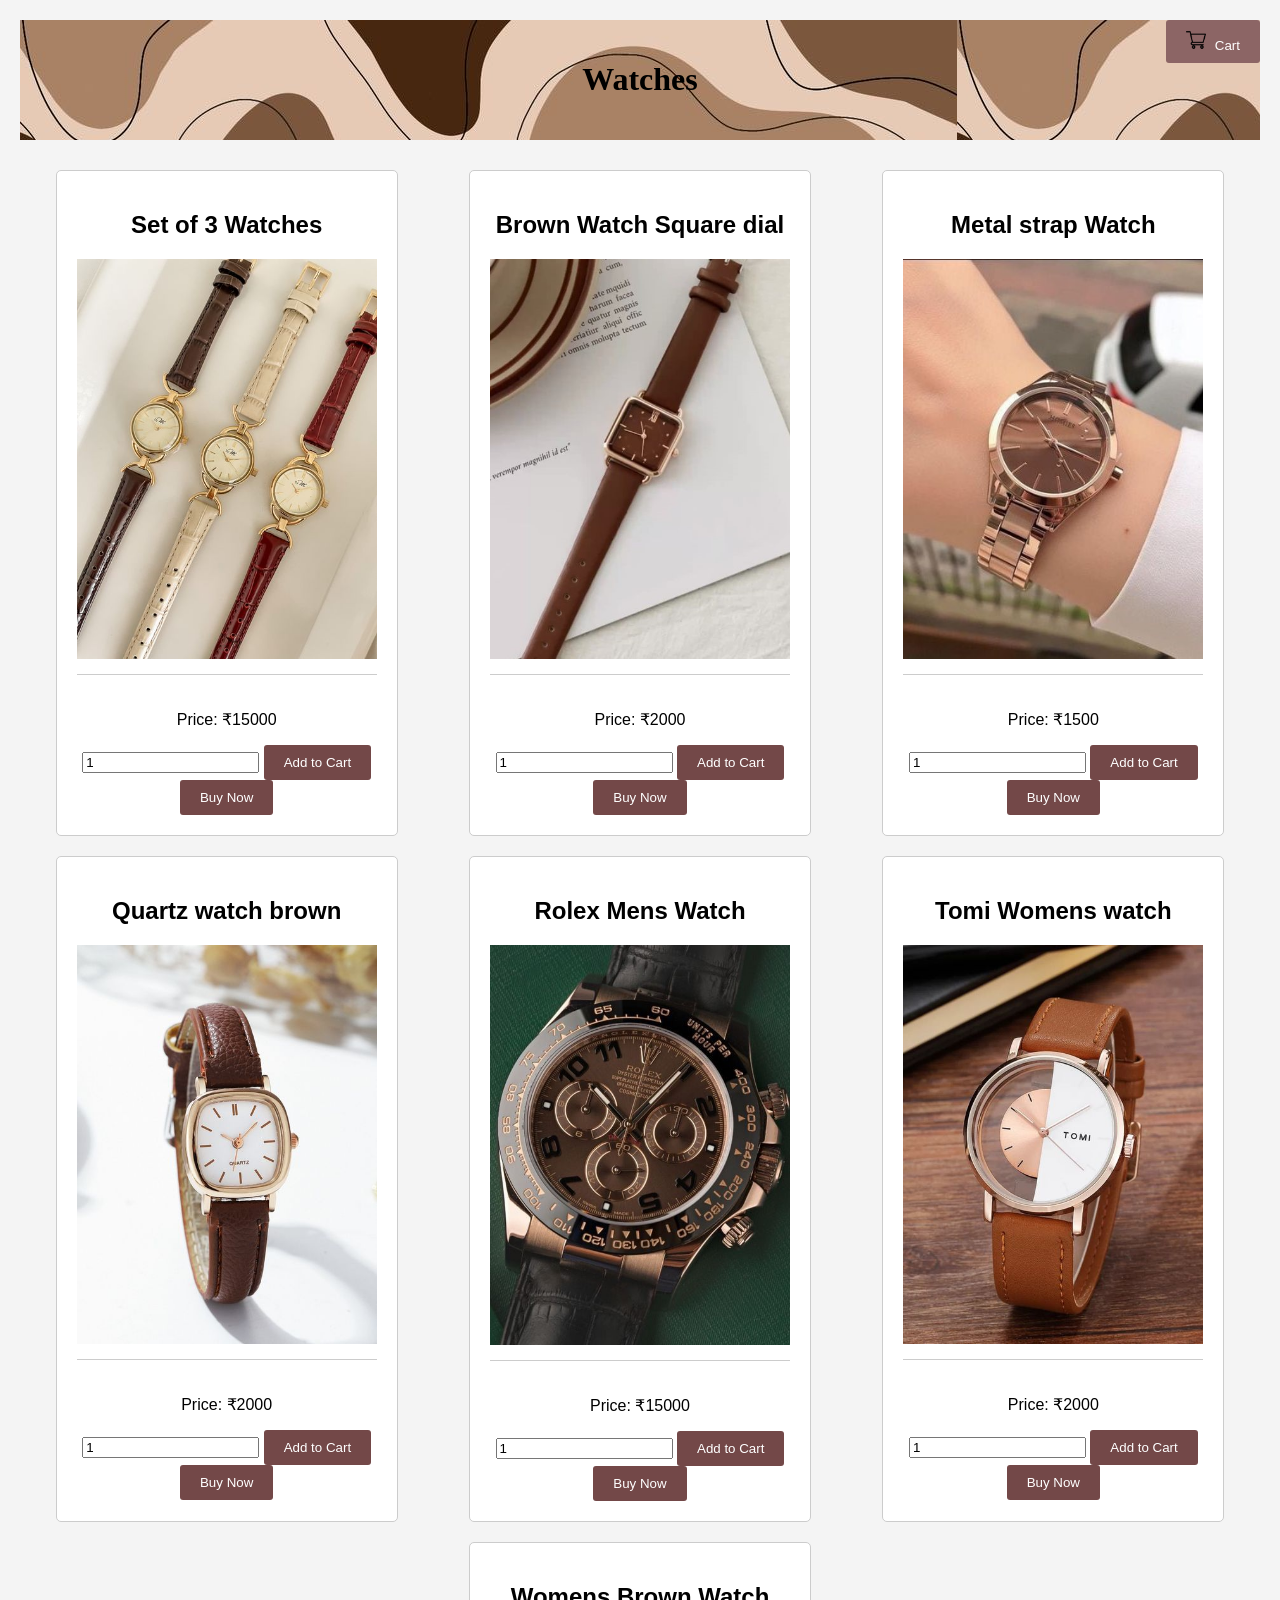
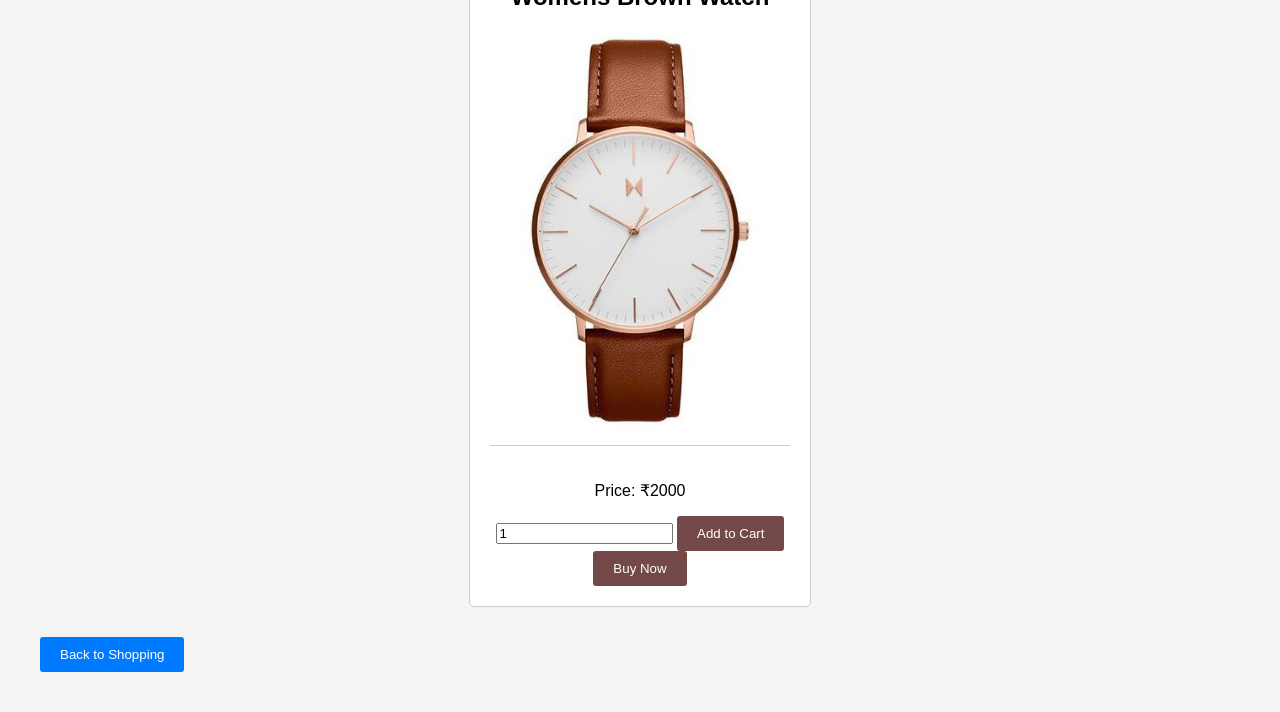
<file: watches.html>
<!DOCTYPE html>
<html lang="en">
<head>
    <meta charset="UTF-8">
    <meta name="viewport" content="width=device-width, initial-scale=1.0">
    <title>Watches</title>
    <style>
        .product-card {
            background-color: #fff;
            border: 1px solid #ccc;
            border-radius: 5px;
            width: 300px;
            margin: 10px;
            padding: 20px;
            text-align: center;
        }

        .product-card button {
            padding: 10px 20px;
            background-color: #734848;
            color: white;
            border: none;
            border-radius: 3px;
            cursor: pointer;
        }

        .product-card img {
            width: 100%;
            height: auto;
            border-bottom: 1px solid #ccc;
            padding-bottom: 15px;
            margin-bottom: 15px;
        }

        .product-card button {
            padding: 10px 20px;
            background-color: #734848;
            color: white;
            border: none;
            border-radius: 3px;
            cursor: pointer;
        }

        .back-button {
            padding: 10px 20px;
            background-color: #007bff;
            color: white;
            border: none;
            border-radius: 3px;
            cursor: pointer;
            margin: 20px;
        }
    </style>
    <script>
        function addToCart(productName, price, quantity) {
            let cart = JSON.parse(localStorage.getItem('cart')) || [];
            cart.push({ productName, price, quantity });
            localStorage.setItem('cart', JSON.stringify(cart));
            alert(quantity + ' ' + productName + '(s) have been added to the cart.');
        }

        function buyNow(productName, price, quantity) {
            alert('You are about to buy ' + quantity + ' ' + productName + '(s) for INR ' + (price * quantity) + '.'); // You can add further logic for buying now
        }

        function goBack() {
            window.location.href = 'index.html';
        }
    </script>
</head>
<body style="font-family: Arial, sans-serif; background-color: #f4f4f4; margin: 0; padding: 20px;">

    <header style="text-align: center; 
                   padding: 20px;
                   background-image: url('wallpaper.jpg'); 
                   color: rgb(0, 0, 0);
                   font-family: 'Lucida Handwriting', 'Cursive';">
        <h1>Watches</h1>
    </header>

    <div style="position: fixed; top: 20px; right: 20px; z-index: 999;">
        <a href="cart.html" style="text-decoration: none;">
        <button style="padding: 10px 20px; background-color: #8c6565; color: white; border: none; border-radius: 3px; cursor: pointer;">
            
            <img src="images\shopping-cart.png" alt="Cart" style="width: 20px; margin-right: 5px;">
            Cart
        </button>
    </a>
    </div>

    <main style="display: flex; justify-content: space-around; flex-wrap: wrap; margin-top: 20px;">
        <div class="product-card">
            <h2>Set of 3 Watches</h2>
            <img src="images\watches\w1.jpg" alt="Set of 3 Watches">
            <p>Price: ₹15000</p>
            <input type="number" id="quantity3" value="1" min="1">
            <button onclick="addToCart('Set of 3 Watches', 15000, document.getElementById('quantity3').value)">Add to Cart</button>
            <button onclick="buyNow('Set of 3 Watches', 15000, document.getElementById('quantity3').value)">Buy Now</button>
        </div>

        <div class="product-card">
            <h2>Brown Watch Square dial</h2>
            <img src="images\watches\w2.jpg" alt="Brown Watch Square dial">
            <p>Price: ₹2000</p>
            <input type="number" id="quantity4" value="1" min="1">
            <button onclick="addToCart('Brown Watch Square dial', 2000, document.getElementById('quantity4').value)">Add to Cart</button>
            <button onclick="buyNow('Brown Watch Square dial', 2000, document.getElementById('quantity4').value)">Buy Now</button>
        </div>

        <div class="product-card">
            <h2>Metal strap Watch</h2>
            <img src="images\watches\w3.jpg" alt="Metal strap Watch">
            <p>Price: ₹1500</p>
            <input type="number" id="quantity3" value="1" min="1">
            <button onclick="addToCart('Metal strap Watch', 1500, document.getElementById('quantity3').value)">Add to Cart</button>
            <button onclick="buyNow('Metal strap Watch', 1500, document.getElementById('quantity3').value)">Buy Now</button>
        </div>

        <div class="product-card">
            <h2>Quartz watch brown</h2>
            <img src="images\watches\w4.jpg" alt="Quartz watch brown">
            <p>Price: ₹2000</p>
            <input type="number" id="quantity4" value="1" min="1">
            <button onclick="addToCart('Quartz watch brown', 2000, document.getElementById('quantity4').value)">Add to Cart</button>
            <button onclick="buyNow('Quartz watch brown', 2000, document.getElementById('quantity4').value)">Buy Now</button>
        </div>

        <div class="product-card">
            <h2>Rolex Mens Watch</h2>
            <img src="images\watches\w5.jpg" alt="Rolex Mens Watch">
            <p>Price: ₹15000</p>
            <input type="number" id="quantity3" value="1" min="1">
            <button onclick="addToCart('Rolex Mens Watch', 15000, document.getElementById('quantity3').value)">Add to Cart</button>
            <button onclick="buyNow('Rolex Mens Watch', 15000, document.getElementById('quantity3').value)">Buy Now</button>
        </div>

        <div class="product-card">
            <h2>Tomi Womens watch</h2>
            <img src="images\watches\w6.jpg" alt="Tomi Womens watch">
            <p>Price: ₹2000</p>
            <input type="number" id="quantity4" value="1" min="1">
            <button onclick="addToCart('Tomi Womens watch', 2000, document.getElementById('quantity4').value)">Add to Cart</button>
            <button onclick="buyNow('Tomi Womens watch', 2000, document.getElementById('quantity4').value)">Buy Now</button>
        </div>

        
        <div class="product-card">
            <h2>Womens Brown Watch</h2>
            <img src="images\watches\w7.jpg" alt="Womens Brown Watch">
            <p>Price: ₹2000</p>
            <input type="number" id="quantity4" value="1" min="1">
            <button onclick="addToCart('Womens Brown Watch', 2000, document.getElementById('quantity4').value)">Add to Cart</button>
            <button onclick="buyNow('Womens Brown Watch', 2000, document.getElementById('quantity4').value)">Buy Now</button>
        </div>
    </main>

    <button class="back-button" onclick="goBack()">Back to Shopping</button>

</body>
</html>
</file>
